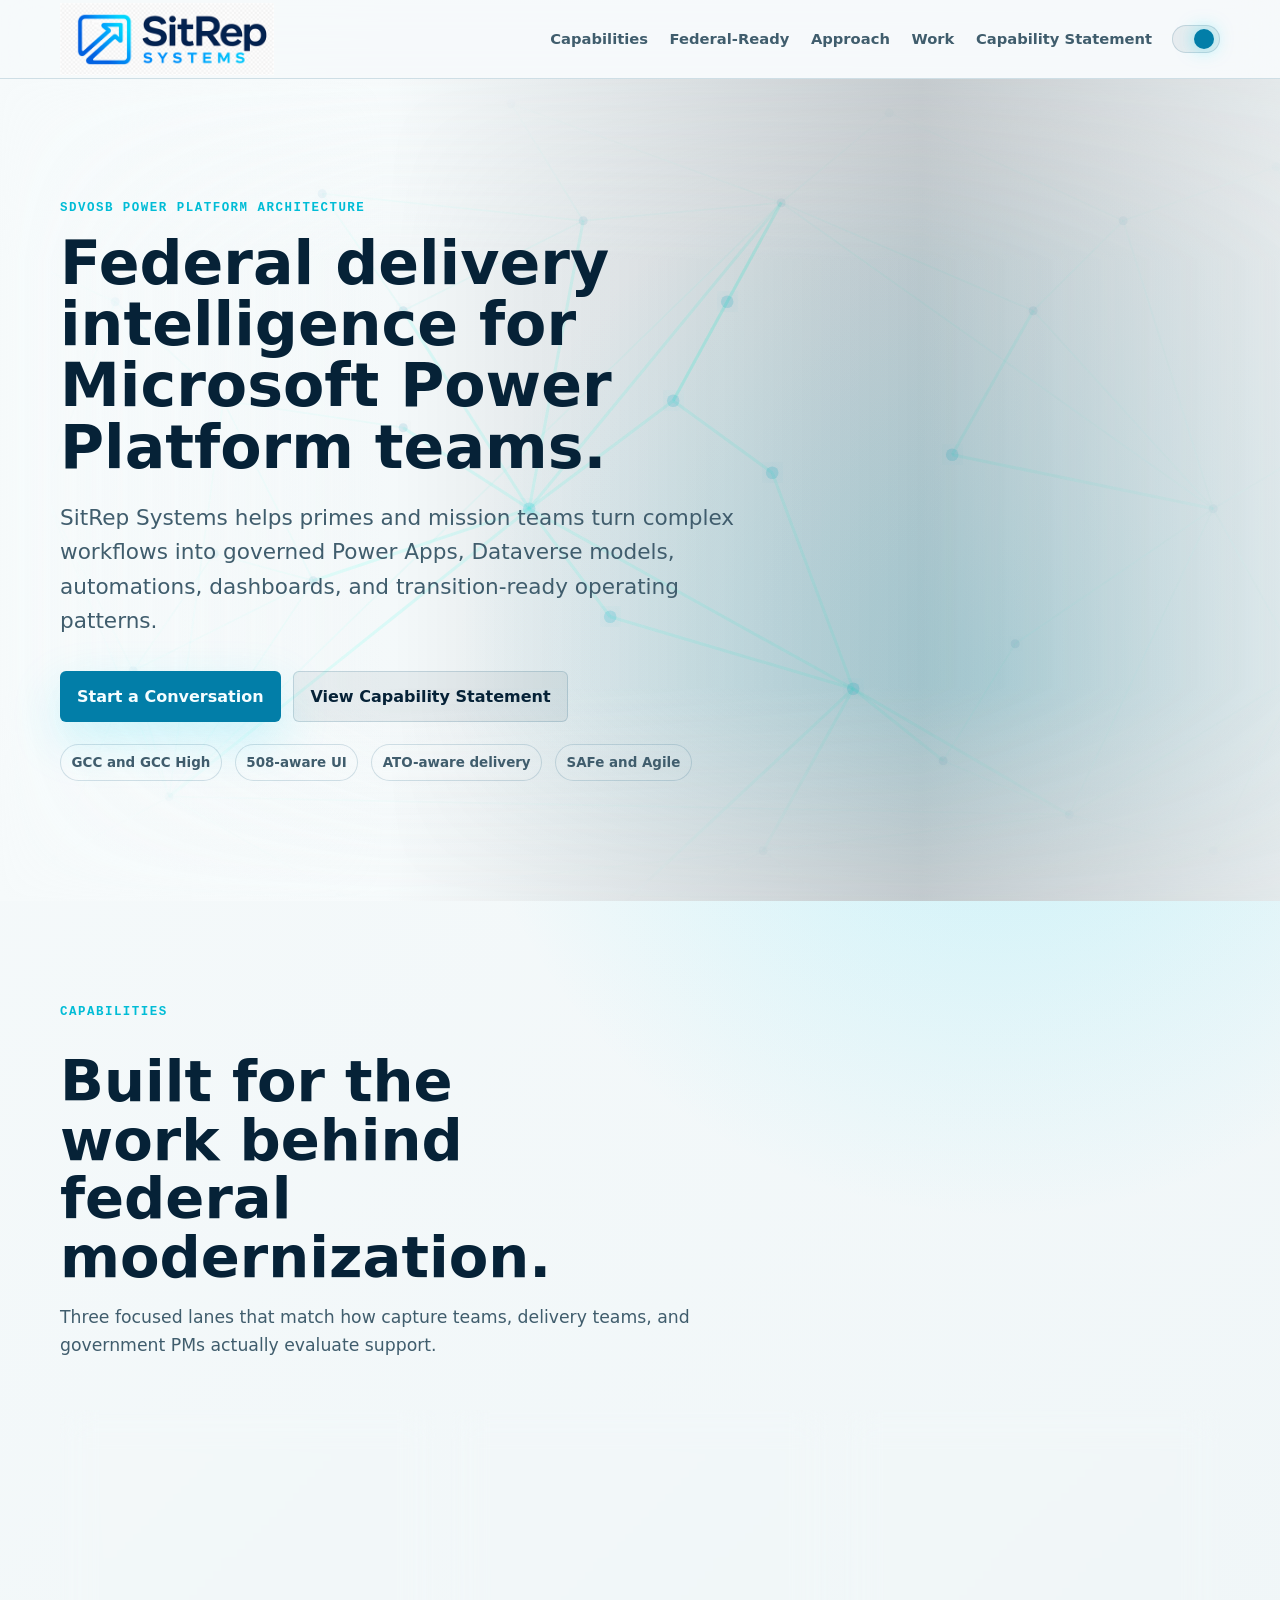
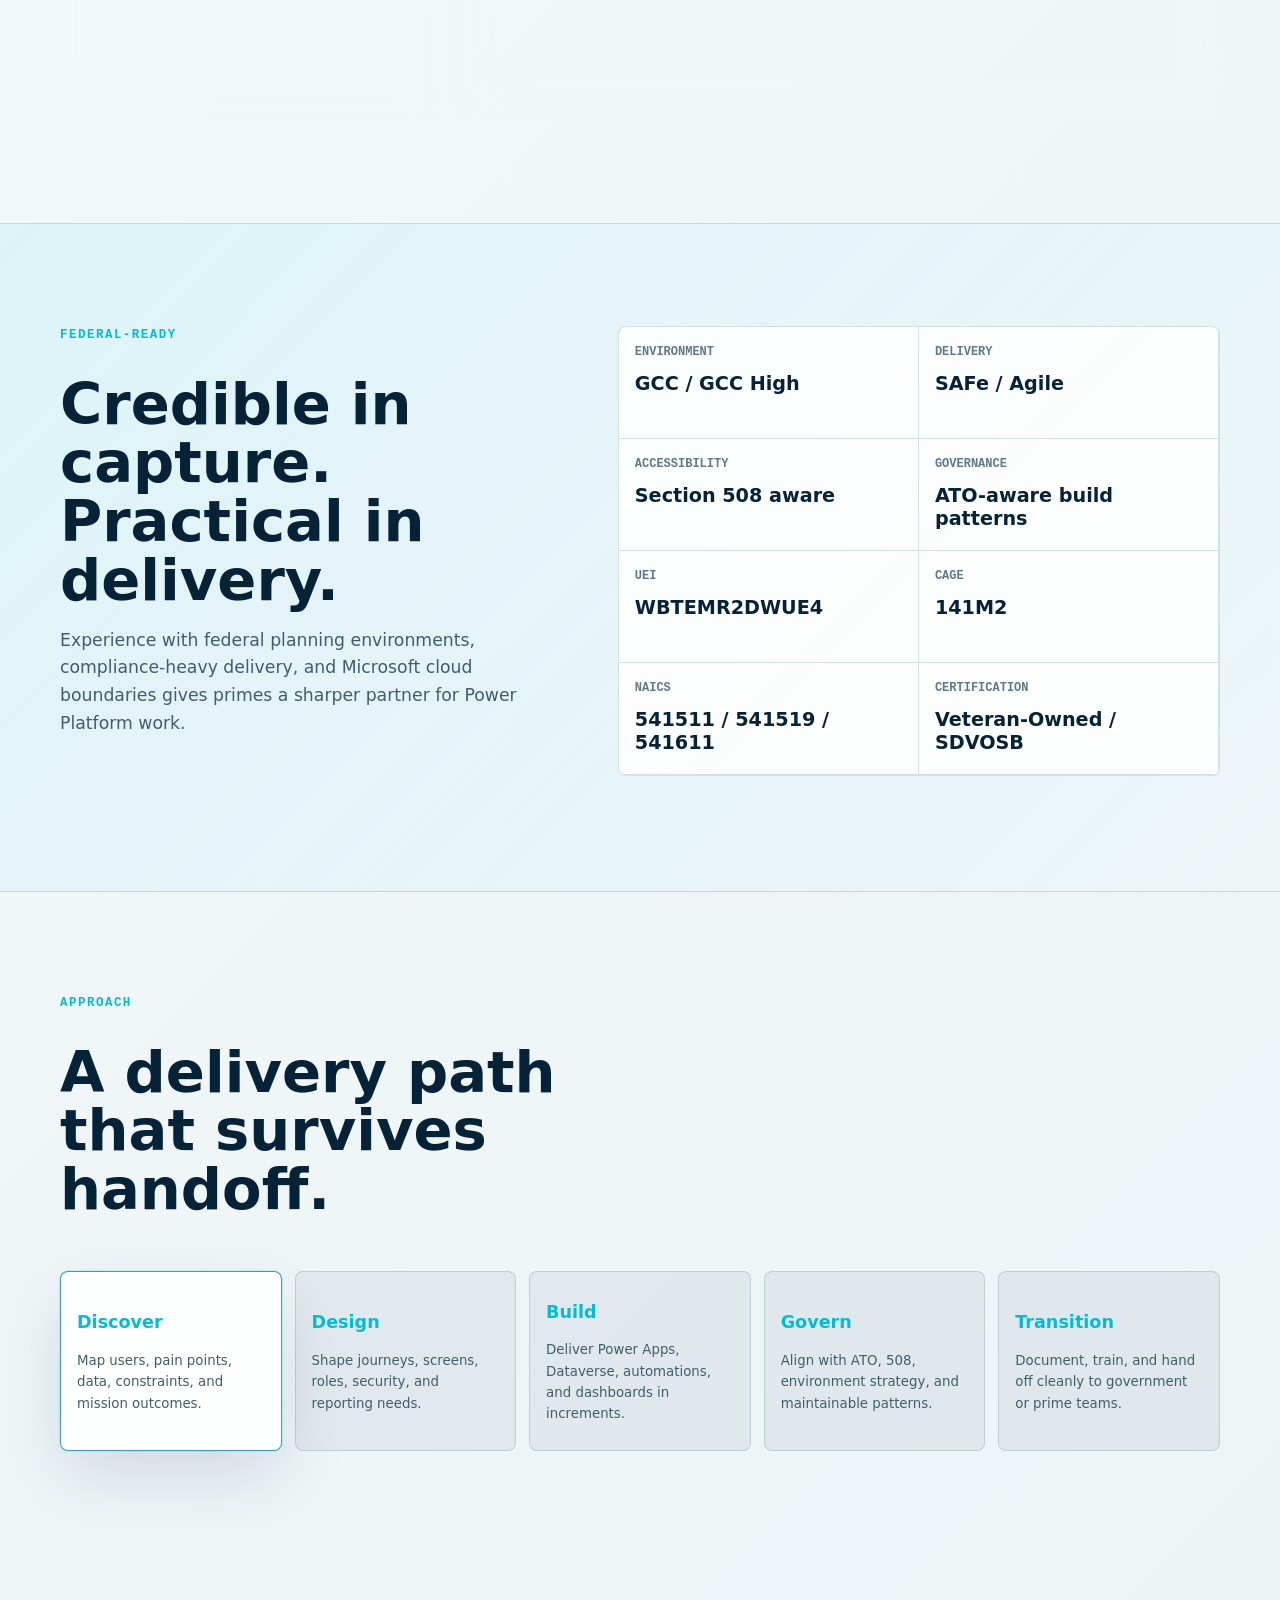
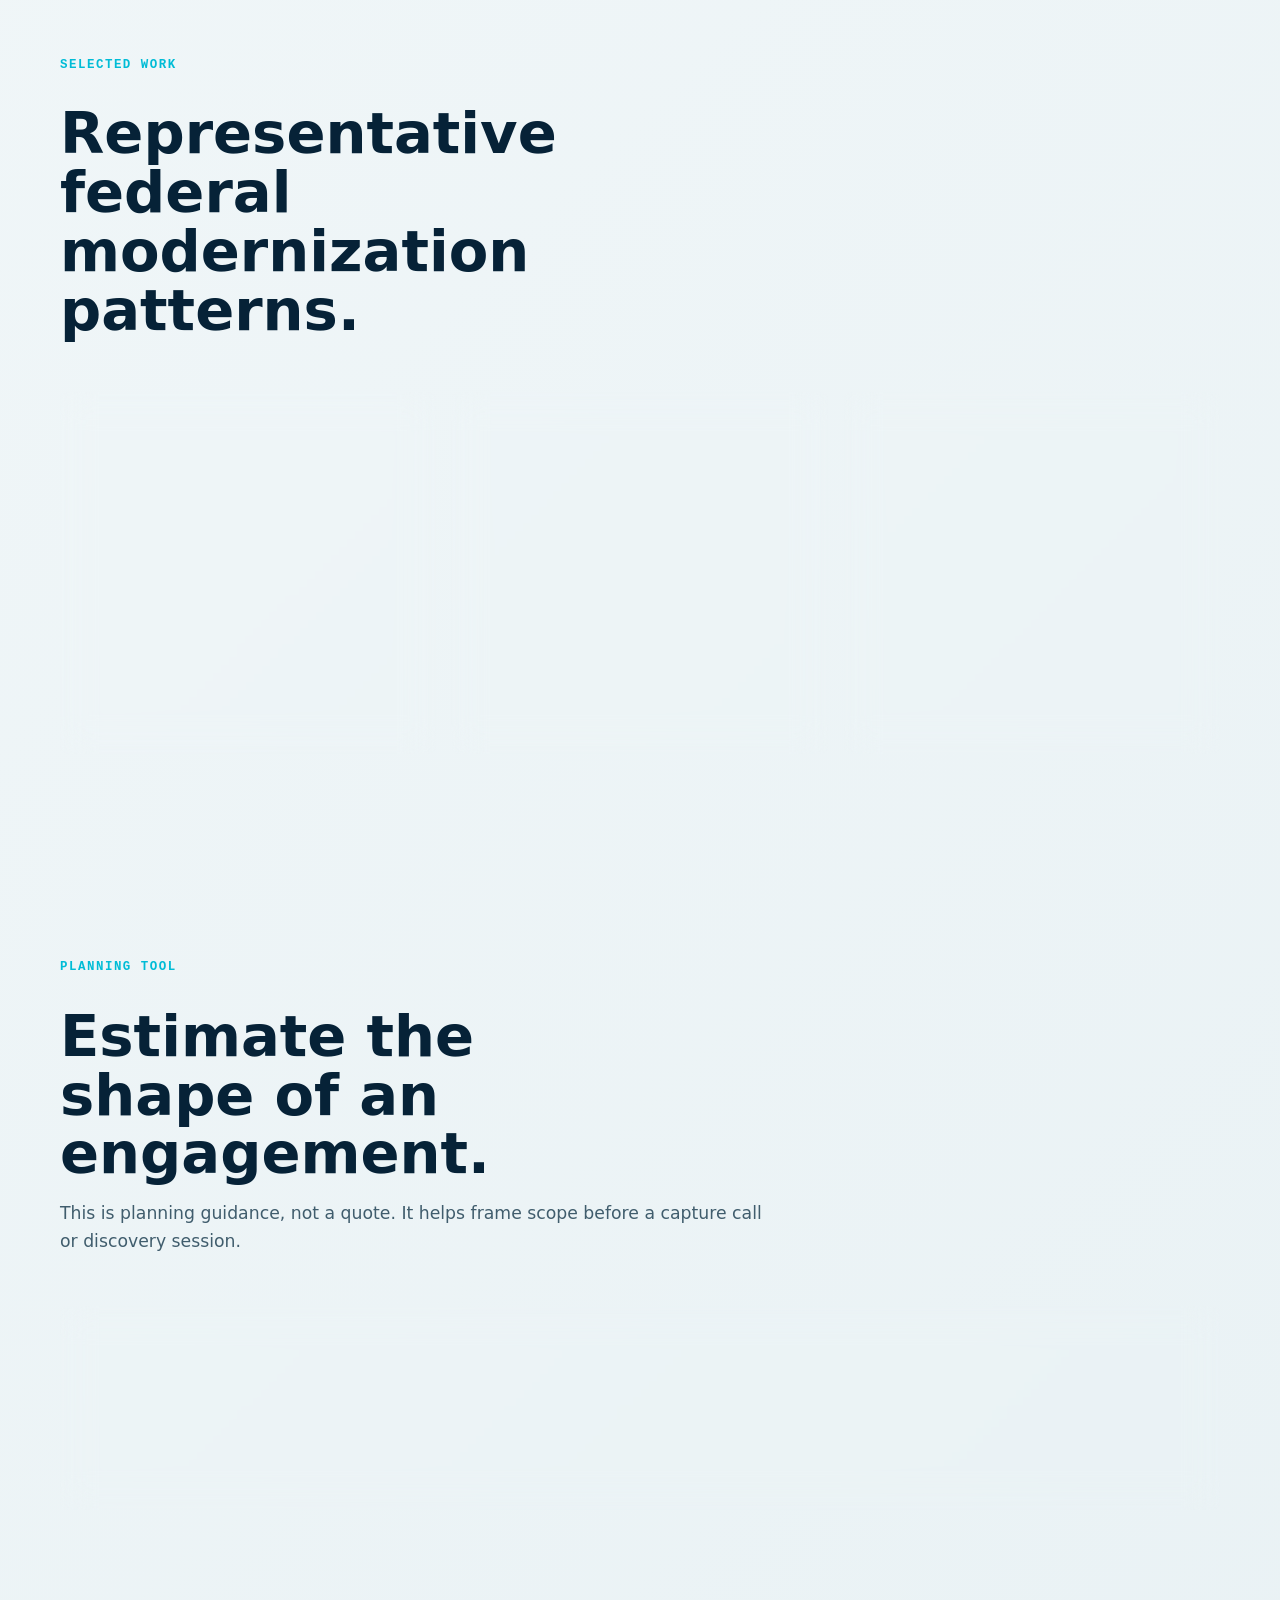
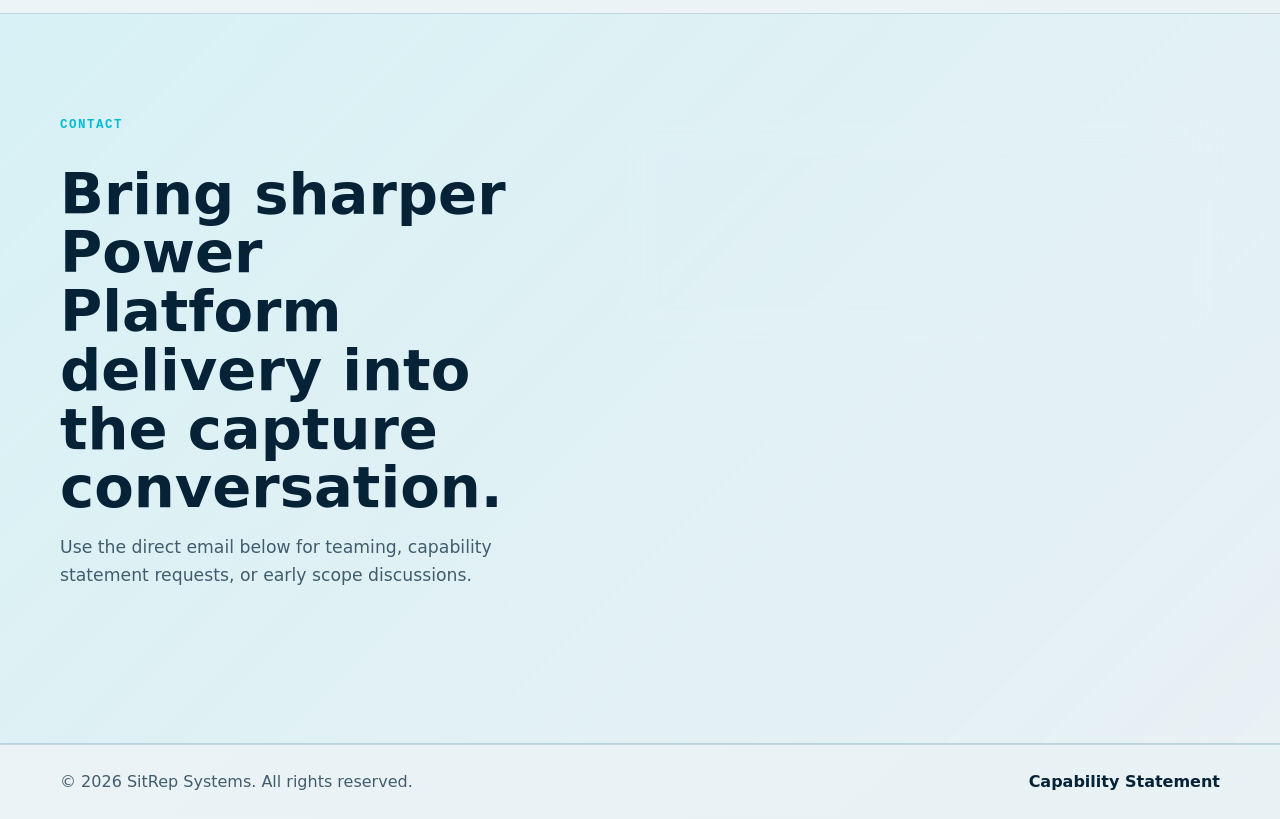
<file: index.html>
<!DOCTYPE html>
<html lang="en">
<head>
  <meta charset="UTF-8">
  <meta name="viewport" content="width=device-width, initial-scale=1.0">
  <title>SitRep Systems | Federal Power Platform Architecture</title>
  <meta name="description" content="SitRep Systems helps federal primes design, build, and transition governed Power Platform solutions for mission teams in GCC and GCC High environments.">
  <meta name="theme-color" content="#071421">
  <meta property="og:title" content="SitRep Systems | Federal Power Platform Architecture">
  <meta property="og:description" content="Governed Power Platform delivery for federal primes, mission teams, and compliance-heavy Microsoft 365 environments.">
  <meta property="og:type" content="website">
  <meta property="og:url" content="https://www.sitrepsystems.com/">
  <meta property="og:image" content="https://www.sitrepsystems.com/assets/img/sitrep-logo-dark-large.png">
  <link rel="canonical" href="https://www.sitrepsystems.com/">
  <link id="theme-favicon" rel="icon" type="image/png" sizes="32x32" href="assets/img/favicon-light-32.png?v=2">
  <link rel="apple-touch-icon" sizes="180x180" href="assets/img/apple-touch-icon.png">
  <link rel="manifest" href="site.webmanifest">
  <link rel="stylesheet" href="styles.css">
  <script type="application/ld+json">
    {
      "@context": "https://schema.org",
      "@type": "ProfessionalService",
      "name": "SitRep Systems",
      "url": "https://www.sitrepsystems.com/",
      "email": "info@sitrepsystems.com",
      "areaServed": "United States",
      "description": "Federal Power Platform architecture, modernization, and governed delivery support.",
      "serviceType": [
        "Power Platform solution architecture",
        "Federal workflow modernization",
        "Human-centered design",
        "Power BI reporting",
        "Power Automate implementation"
      ]
    }
  </script>
</head>
<body>
  <!--
    Thanks for checking under the hood.
    SitRep Systems builds for the people who use the system, audit the system, and inherit the system.
  -->
  <a class="skip-link" href="#main">Skip to content</a>
  <header class="site-header">
    <div class="shell nav">
      <a class="brand" href="index.html" aria-label="SitRep Systems home">
        <img class="brand-logo brand-logo-light" src="assets/img/sitrep-logo-light-small.png" srcset="assets/img/sitrep-logo-light-small.png 480w, assets/img/sitrep-logo-light-medium.png 960w, assets/img/sitrep-logo-light-large.png 1600w" sizes="214px" alt="SitRep Systems">
        <img class="brand-logo brand-logo-dark" src="assets/img/sitrep-logo-dark-small.png" srcset="assets/img/sitrep-logo-dark-small.png 480w, assets/img/sitrep-logo-dark-medium.png 960w, assets/img/sitrep-logo-dark-large.png 1600w" sizes="214px" alt="SitRep Systems">
      </a>
      <nav class="primary-nav" aria-label="Primary navigation">
        <a href="#capabilities">Capabilities</a>
        <a href="#federal-ready">Federal-Ready</a>
        <a href="#approach">Approach</a>
        <a href="#work">Work</a>
        <a href="capability-statement.html">Capability Statement</a>
      </nav>
      <button class="theme-toggle" type="button" aria-label="Switch to light theme" aria-pressed="false" data-theme-toggle>
        <span aria-hidden="true"></span>
      </button>
    </div>
  </header>

  <main id="main">
    <section class="hero" aria-labelledby="hero-title">
      <div class="hero-orbit" aria-hidden="true">
        <svg class="hero-network" viewBox="0 0 820 520" preserveAspectRatio="xMidYMid slice">
          <defs>
            <filter id="glow" x="-30%" y="-30%" width="160%" height="160%">
              <feGaussianBlur stdDeviation="6" result="blur" />
              <feMerge>
                <feMergeNode in="blur" />
                <feMergeNode in="SourceGraphic" />
              </feMerge>
            </filter>
          </defs>
          <line class="hero-link" data-a="0" data-b="1" x1="120" y1="420" x2="460" y2="90" />
          <line class="hero-link" data-a="1" data-b="2" x1="460" y1="90" x2="700" y2="260" />
          <line class="hero-link" data-a="2" data-b="3" x1="700" y1="260" x2="620" y2="430" />
          <line class="hero-link" data-a="3" data-b="0" x1="620" y1="430" x2="120" y2="420" />
          <line class="hero-link" data-a="0" data-b="4" x1="120" y1="420" x2="320" y2="260" />
          <line class="hero-link" data-a="4" data-b="1" x1="320" y1="260" x2="460" y2="90" />
          <line class="hero-link" data-a="4" data-b="5" x1="320" y1="260" x2="500" y2="360" />
          <line class="hero-link" data-a="5" data-b="3" x1="500" y1="360" x2="620" y2="430" />
          <line class="hero-link" data-a="6" data-b="0" x1="200" y1="300" x2="120" y2="420" />
          <line class="hero-link" data-a="6" data-b="4" x1="200" y1="300" x2="320" y2="260" />
          <line class="hero-link" data-a="7" data-b="1" x1="400" y1="200" x2="460" y2="90" />
          <line class="hero-link" data-a="7" data-b="4" x1="400" y1="200" x2="320" y2="260" />
          <line class="hero-link" data-a="8" data-b="1" x1="600" y1="150" x2="460" y2="90" />
          <line class="hero-link" data-a="8" data-b="2" x1="600" y1="150" x2="700" y2="260" />
          <line class="hero-link" data-a="9" data-b="2" x1="750" y1="350" x2="700" y2="260" />
          <line class="hero-link" data-a="9" data-b="3" x1="750" y1="350" x2="620" y2="430" />
          <line class="hero-link" data-a="10" data-b="0" x1="100" y1="350" x2="120" y2="420" />
          <line class="hero-link" data-a="10" data-b="6" x1="100" y1="350" x2="200" y2="300" />
          <line class="hero-link" data-a="11" data-b="5" x1="550" y1="400" x2="500" y2="360" />
          <line class="hero-link" data-a="11" data-b="3" x1="550" y1="400" x2="620" y2="430" />
          <line class="hero-link" data-a="12" data-b="1" x1="350" y1="100" x2="460" y2="90" />
          <line class="hero-link" data-a="12" data-b="4" x1="350" y1="100" x2="320" y2="260" />
          <line class="hero-link" data-a="13" data-b="2" x1="650" y1="100" x2="700" y2="260" />
          <line class="hero-link" data-a="13" data-b="8" x1="650" y1="100" x2="600" y2="150" />
          <line class="hero-link" data-a="14" data-b="3" x1="450" y1="450" x2="620" y2="430" />
          <line class="hero-link" data-a="14" data-b="5" x1="450" y1="450" x2="500" y2="360" />
          <line class="hero-link" data-a="15" data-b="4" x1="250" y1="150" x2="320" y2="260" />
          <line class="hero-link" data-a="15" data-b="12" x1="250" y1="150" x2="350" y2="100" />
          <line class="hero-link" data-a="16" data-b="0" x1="150" y1="200" x2="120" y2="420" />
          <line class="hero-link" data-a="16" data-b="6" x1="150" y1="200" x2="200" y2="300" />
          <line class="hero-link" data-a="17" data-b="3" x1="700" y1="450" x2="620" y2="430" />
          <line class="hero-link" data-a="17" data-b="9" x1="700" y1="450" x2="750" y2="350" />
          <line class="hero-link" data-a="18" data-b="0" x1="50" y1="250" x2="120" y2="420" />
          <line class="hero-link" data-a="18" data-b="10" x1="50" y1="250" x2="100" y2="350" />
          <line class="hero-link" data-a="19" data-b="2" x1="800" y1="200" x2="700" y2="260" />
          <line class="hero-link" data-a="19" data-b="9" x1="800" y1="200" x2="750" y2="350" />
          <line class="hero-link" data-a="20" data-b="16" x1="90" y1="145" x2="150" y2="200" />
          <line class="hero-link" data-a="20" data-b="18" x1="90" y1="145" x2="50" y2="250" />
          <line class="hero-link" data-a="21" data-b="15" x1="205" y1="85" x2="250" y2="150" />
          <line class="hero-link" data-a="21" data-b="12" x1="205" y1="85" x2="350" y2="100" />
          <line class="hero-link" data-a="22" data-b="12" x1="310" y1="35" x2="350" y2="100" />
          <line class="hero-link" data-a="22" data-b="1" x1="310" y1="35" x2="460" y2="90" />
          <line class="hero-link" data-a="23" data-b="1" x1="520" y1="40" x2="460" y2="90" />
          <line class="hero-link" data-a="23" data-b="13" x1="520" y1="40" x2="650" y2="100" />
          <line class="hero-link" data-a="24" data-b="13" x1="735" y1="70" x2="650" y2="100" />
          <line class="hero-link" data-a="24" data-b="19" x1="735" y1="70" x2="800" y2="200" />
          <line class="hero-link" data-a="25" data-b="18" x1="35" y1="120" x2="50" y2="250" />
          <line class="hero-link" data-a="25" data-b="20" x1="35" y1="120" x2="90" y2="145" />
          <line class="hero-link" data-a="26" data-b="16" x1="250" y1="215" x2="150" y2="200" />
          <line class="hero-link" data-a="26" data-b="4" x1="250" y1="215" x2="320" y2="260" />
          <line class="hero-link" data-a="27" data-b="7" x1="455" y1="240" x2="400" y2="200" />
          <line class="hero-link" data-a="27" data-b="5" x1="455" y1="240" x2="500" y2="360" />
          <line class="hero-link" data-a="28" data-b="8" x1="555" y1="230" x2="600" y2="150" />
          <line class="hero-link" data-a="28" data-b="2" x1="555" y1="230" x2="700" y2="260" />
          <line class="hero-link" data-a="29" data-b="19" x1="785" y1="120" x2="800" y2="200" />
          <line class="hero-link" data-a="29" data-b="24" x1="785" y1="120" x2="735" y2="70" />
          <line class="hero-link" data-a="30" data-b="10" x1="55" y1="455" x2="100" y2="350" />
          <line class="hero-link" data-a="30" data-b="0" x1="55" y1="455" x2="120" y2="420" />
          <line class="hero-link" data-a="31" data-b="0" x1="215" y1="475" x2="120" y2="420" />
          <line class="hero-link" data-a="31" data-b="14" x1="215" y1="475" x2="450" y2="450" />
          <line class="hero-link" data-a="32" data-b="14" x1="345" y1="505" x2="450" y2="450" />
          <line class="hero-link" data-a="32" data-b="5" x1="345" y1="505" x2="500" y2="360" />
          <line class="hero-link" data-a="33" data-b="14" x1="515" y1="500" x2="450" y2="450" />
          <line class="hero-link" data-a="33" data-b="17" x1="515" y1="500" x2="700" y2="450" />
          <line class="hero-link" data-a="34" data-b="17" x1="785" y1="495" x2="700" y2="450" />
          <line class="hero-link" data-a="34" data-b="9" x1="785" y1="495" x2="750" y2="350" />
          <line class="hero-link" data-a="35" data-b="6" x1="145" y1="285" x2="200" y2="300" />
          <line class="hero-link" data-a="35" data-b="10" x1="145" y1="285" x2="100" y2="350" />
          <line class="hero-link" data-a="36" data-b="4" x1="365" y1="320" x2="320" y2="260" />
          <line class="hero-link" data-a="36" data-b="5" x1="365" y1="320" x2="500" y2="360" />
          <line class="hero-link" data-a="37" data-b="11" x1="590" y1="335" x2="550" y2="400" />
          <line class="hero-link" data-a="37" data-b="2" x1="590" y1="335" x2="700" y2="260" />
          <line class="hero-link" data-a="38" data-b="9" x1="740" y1="415" x2="750" y2="350" />
          <line class="hero-link" data-a="38" data-b="17" x1="740" y1="415" x2="700" y2="450" />
          <line class="hero-link" data-a="39" data-b="7" x1="430" y1="145" x2="400" y2="200" />
          <line class="hero-link" data-a="39" data-b="1" x1="430" y1="145" x2="460" y2="90" />
          <circle class="hero-node" data-base-x="120" data-base-y="420" cx="120" cy="420" r="2.5" />
          <circle class="hero-node" data-base-x="460" data-base-y="90" cx="460" cy="90" r="2.5" />
          <circle class="hero-node" data-base-x="700" data-base-y="260" cx="700" cy="260" r="2.5" />
          <circle class="hero-node" data-base-x="620" data-base-y="430" cx="620" cy="430" r="2.5" />
          <circle class="hero-node" data-base-x="320" data-base-y="260" cx="320" cy="260" r="2.5" />
          <circle class="hero-node" data-base-x="500" data-base-y="360" cx="500" cy="360" r="2.5" />
          <circle class="hero-node" data-base-x="200" data-base-y="300" cx="200" cy="300" r="2.5" />
          <circle class="hero-node" data-base-x="400" data-base-y="200" cx="400" cy="200" r="2.5" />
          <circle class="hero-node" data-base-x="600" data-base-y="150" cx="600" cy="150" r="2.5" />
          <circle class="hero-node" data-base-x="750" data-base-y="350" cx="750" cy="350" r="2.5" />
          <circle class="hero-node" data-base-x="100" data-base-y="350" cx="100" cy="350" r="2.5" />
          <circle class="hero-node" data-base-x="550" data-base-y="400" cx="550" cy="400" r="2.5" />
          <circle class="hero-node" data-base-x="350" data-base-y="100" cx="350" cy="100" r="2.5" />
          <circle class="hero-node" data-base-x="650" data-base-y="100" cx="650" cy="100" r="2.5" />
          <circle class="hero-node" data-base-x="450" data-base-y="450" cx="450" cy="450" r="2.5" />
          <circle class="hero-node" data-base-x="250" data-base-y="150" cx="250" cy="150" r="2.5" />
          <circle class="hero-node" data-base-x="150" data-base-y="200" cx="150" cy="200" r="2.5" />
          <circle class="hero-node" data-base-x="700" data-base-y="450" cx="700" cy="450" r="2.5" />
          <circle class="hero-node" data-base-x="50" data-base-y="250" cx="50" cy="250" r="2.5" />
          <circle class="hero-node" data-base-x="800" data-base-y="200" cx="800" cy="200" r="2.5" />
          <circle class="hero-node" data-base-x="90" data-base-y="145" cx="90" cy="145" r="2.5" />
          <circle class="hero-node" data-base-x="205" data-base-y="85" cx="205" cy="85" r="2.5" />
          <circle class="hero-node" data-base-x="310" data-base-y="35" cx="310" cy="35" r="2.5" />
          <circle class="hero-node" data-base-x="520" data-base-y="40" cx="520" cy="40" r="2.5" />
          <circle class="hero-node" data-base-x="735" data-base-y="70" cx="735" cy="70" r="2.5" />
          <circle class="hero-node" data-base-x="35" data-base-y="120" cx="35" cy="120" r="2.5" />
          <circle class="hero-node" data-base-x="250" data-base-y="215" cx="250" cy="215" r="2.5" />
          <circle class="hero-node" data-base-x="455" data-base-y="240" cx="455" cy="240" r="2.5" />
          <circle class="hero-node" data-base-x="555" data-base-y="230" cx="555" cy="230" r="2.5" />
          <circle class="hero-node" data-base-x="785" data-base-y="120" cx="785" cy="120" r="2.5" />
          <circle class="hero-node" data-base-x="55" data-base-y="455" cx="55" cy="455" r="2.5" />
          <circle class="hero-node" data-base-x="215" data-base-y="475" cx="215" cy="475" r="2.5" />
          <circle class="hero-node" data-base-x="345" data-base-y="505" cx="345" cy="505" r="2.5" />
          <circle class="hero-node" data-base-x="515" data-base-y="500" cx="515" cy="500" r="2.5" />
          <circle class="hero-node" data-base-x="785" data-base-y="495" cx="785" cy="495" r="2.5" />
          <circle class="hero-node" data-base-x="145" data-base-y="285" cx="145" cy="285" r="2.5" />
          <circle class="hero-node" data-base-x="365" data-base-y="320" cx="365" cy="320" r="2.5" />
          <circle class="hero-node" data-base-x="590" data-base-y="335" cx="590" cy="335" r="2.5" />
          <circle class="hero-node" data-base-x="740" data-base-y="415" cx="740" cy="415" r="2.5" />
          <circle class="hero-node" data-base-x="430" data-base-y="145" cx="430" cy="145" r="2.5" />
        </svg>
      </div>
      <div class="shell hero-grid hero-grid-simple">
        <div class="hero-copy reveal">
          <p class="eyebrow">SDVOSB Power Platform architecture</p>
          <h1 id="hero-title">Federal delivery intelligence for Microsoft Power Platform teams.</h1>
          <p class="hero-lede">SitRep Systems helps primes and mission teams turn complex workflows into governed Power Apps, Dataverse models, automations, dashboards, and transition-ready operating patterns.</p>
          <div class="hero-actions">
            <a class="button primary" href="#contact">Start a Conversation</a>
            <a class="button secondary" href="capability-statement.html">View Capability Statement</a>
          </div>
          <div class="trust-strip" aria-label="Federal readiness highlights">
            <span>GCC and GCC High</span>
            <span>508-aware UI</span>
            <span>ATO-aware delivery</span>
            <span>SAFe and Agile</span>
          </div>
        </div>
      </div>
    </section>

    <section id="capabilities" class="section shell" aria-labelledby="capabilities-title">
      <div class="section-heading reveal">
        <p class="eyebrow">Capabilities</p>
        <h2 id="capabilities-title">Built for the work behind federal modernization.</h2>
        <p>Three focused lanes that match how capture teams, delivery teams, and government PMs actually evaluate support.</p>
      </div>
      <div class="capability-grid">
        <article class="capability-card reveal" tabindex="0">
          <span class="card-index">01</span>
          <h3>Power Platform Solution Architecture</h3>
          <p>Architecture for Power Apps, Power Automate, Dataverse, Power BI, Teams, and Microsoft 365 data sources.</p>
          <div class="card-depth">
            <strong>Useful when:</strong>
            <span>Replacing spreadsheets, SharePoint sprawl, manual status trackers, and brittle handoffs.</span>
          </div>
        </article>
        <article class="capability-card reveal" tabindex="0">
          <span class="card-index">02</span>
          <h3>Federal Human-Centered Delivery</h3>
          <p>Discovery, journey mapping, backlog shaping, and iterative delivery for users who work inside real policy constraints.</p>
          <div class="card-depth">
            <strong>Useful when:</strong>
            <span>The workflow must be usable, 508-aware, demo-ready, and credible with government stakeholders.</span>
          </div>
        </article>
        <article class="capability-card reveal" tabindex="0">
          <span class="card-index">03</span>
          <h3>Governed Modernization and AI</h3>
          <p>Modern delivery patterns that respect GCC, GCC High, FedRAMP boundaries, and agency-approved AI tooling.</p>
          <div class="card-depth">
            <strong>Useful when:</strong>
            <span>A team needs Copilot Studio or AI-augmented workflows without stepping outside approved guardrails.</span>
          </div>
        </article>
      </div>
    </section>

    <section id="federal-ready" class="section federal-band" aria-labelledby="federal-title">
      <div class="shell federal-layout">
        <div class="section-heading reveal">
          <p class="eyebrow">Federal-Ready</p>
          <h2 id="federal-title">Credible in capture. Practical in delivery.</h2>
          <p>Experience with federal planning environments, compliance-heavy delivery, and Microsoft cloud boundaries gives primes a sharper partner for Power Platform work.</p>
        </div>
        <div class="federal-data reveal">
          <div><span>Environment</span><strong>GCC / GCC High</strong></div>
          <div><span>Delivery</span><strong>SAFe / Agile</strong></div>
          <div><span>Accessibility</span><strong>Section 508 aware</strong></div>
          <div><span>Governance</span><strong>ATO-aware build patterns</strong></div>
          <div><span>UEI</span><strong>WBTEMR2DWUE4</strong></div>
          <div><span>CAGE</span><strong>141M2</strong></div>
          <div><span>NAICS</span><strong>541511 / 541519 / 541611</strong></div>
          <div><span>Certification</span><strong>Veteran-Owned / SDVOSB</strong></div>
        </div>
      </div>
    </section>

    <section id="approach" class="section shell" aria-labelledby="approach-title">
      <div class="section-heading reveal">
        <p class="eyebrow">Approach</p>
        <h2 id="approach-title">A delivery path that survives handoff.</h2>
      </div>
      <div class="timeline" data-stepper>
        <button class="step is-active" type="button" data-step="0" aria-pressed="true">
          <span>Discover</span>
          <small>Map users, pain points, data, constraints, and mission outcomes.</small>
        </button>
        <button class="step" type="button" data-step="1" aria-pressed="false">
          <span>Design</span>
          <small>Shape journeys, screens, roles, security, and reporting needs.</small>
        </button>
        <button class="step" type="button" data-step="2" aria-pressed="false">
          <span>Build</span>
          <small>Deliver Power Apps, Dataverse, automations, and dashboards in increments.</small>
        </button>
        <button class="step" type="button" data-step="3" aria-pressed="false">
          <span>Govern</span>
          <small>Align with ATO, 508, environment strategy, and maintainable patterns.</small>
        </button>
        <button class="step" type="button" data-step="4" aria-pressed="false">
          <span>Transition</span>
          <small>Document, train, and hand off cleanly to government or prime teams.</small>
        </button>
      </div>
    </section>

    <section id="work" class="section shell" aria-labelledby="work-title">
      <div class="section-heading reveal">
        <p class="eyebrow">Selected Work</p>
        <h2 id="work-title">Representative federal modernization patterns.</h2>
      </div>
      <div class="work-grid">
        <article class="work-card reveal">
          <p class="work-type">Intake modernization</p>
          <h3>From spreadsheet queue to governed workflow</h3>
          <p>Modeled request intake, status, ownership, and reporting in Dataverse with a Power Apps front end and Power Automate notifications.</p>
          <span>Power Apps / Dataverse / Power Automate</span>
        </article>
        <article class="work-card reveal">
          <p class="work-type">Executive reporting</p>
          <h3>Cleaner briefing visibility from scattered sources</h3>
          <p>Reframed recurring status reporting into a governed data model and Power BI view that reduced manual reconciliation.</p>
          <span>Power BI / SharePoint / Dataverse</span>
        </article>
        <article class="work-card reveal">
          <p class="work-type">Compliance-aware delivery</p>
          <h3>Usable app patterns inside federal constraints</h3>
          <p>Supported iterative delivery, stakeholder demos, 508-aware interface decisions, and transition planning for government maintainers.</p>
          <span>GCC / Teams / Microsoft 365</span>
        </article>
      </div>
    </section>

    <section class="section shell estimator-section" aria-labelledby="estimator-title">
      <div class="section-heading reveal">
        <p class="eyebrow">Planning Tool</p>
        <h2 id="estimator-title">Estimate the shape of an engagement.</h2>
        <p>This is planning guidance, not a quote. It helps frame scope before a capture call or discovery session.</p>
      </div>
      <form class="estimator reveal" data-estimator>
        <label>
          Organization size
          <select name="size">
            <option value="small">Single team</option>
            <option value="mid">Multiple offices</option>
            <option value="large">Enterprise program</option>
          </select>
        </label>
        <label>
          Workflow complexity
          <select name="complexity">
            <option value="simple">Focused workflow</option>
            <option value="moderate">Multi-role process</option>
            <option value="complex">Cross-system modernization</option>
          </select>
        </label>
        <label>
          Environment
          <select name="environment">
            <option value="commercial">Commercial</option>
            <option value="gcc">GCC</option>
            <option value="gcchigh">GCC High</option>
          </select>
        </label>
        <output class="estimate-output" data-estimate-output>
          <span>Likely shape</span>
          <strong>4 to 8 weeks</strong>
          <small>Discovery, prototype, build increment, and transition notes with a lean delivery team.</small>
        </output>
      </form>
    </section>

    <section id="contact" class="section contact-band" aria-labelledby="contact-title">
      <div class="shell contact-layout">
        <div class="section-heading reveal">
          <p class="eyebrow">Contact</p>
          <h2 id="contact-title">Bring sharper Power Platform delivery into the capture conversation.</h2>
          <p>Use the direct email below for teaming, capability statement requests, or early scope discussions.</p>
        </div>
        <div class="contact-card reveal">
          <a class="contact-link" href="mailto:info@sitrepsystems.com">info@sitrepsystems.com</a>
          <p>Formspree and LinkedIn can be added after endpoint and profile confirmation.</p>
          <a class="button primary" href="mailto:info@sitrepsystems.com?subject=SitRep%20Systems%20Capability%20Statement">Request a Capability Statement</a>
        </div>
      </div>
    </section>
  </main>

  <footer class="site-footer">
    <div class="shell footer-layout">
      <span>&copy; 2026 SitRep Systems. All rights reserved.</span>
      <a href="capability-statement.html">Capability Statement</a>
    </div>
  </footer>
  <script src="assets/js/site.js?v=2" defer></script>
</body>
</html>
</file>
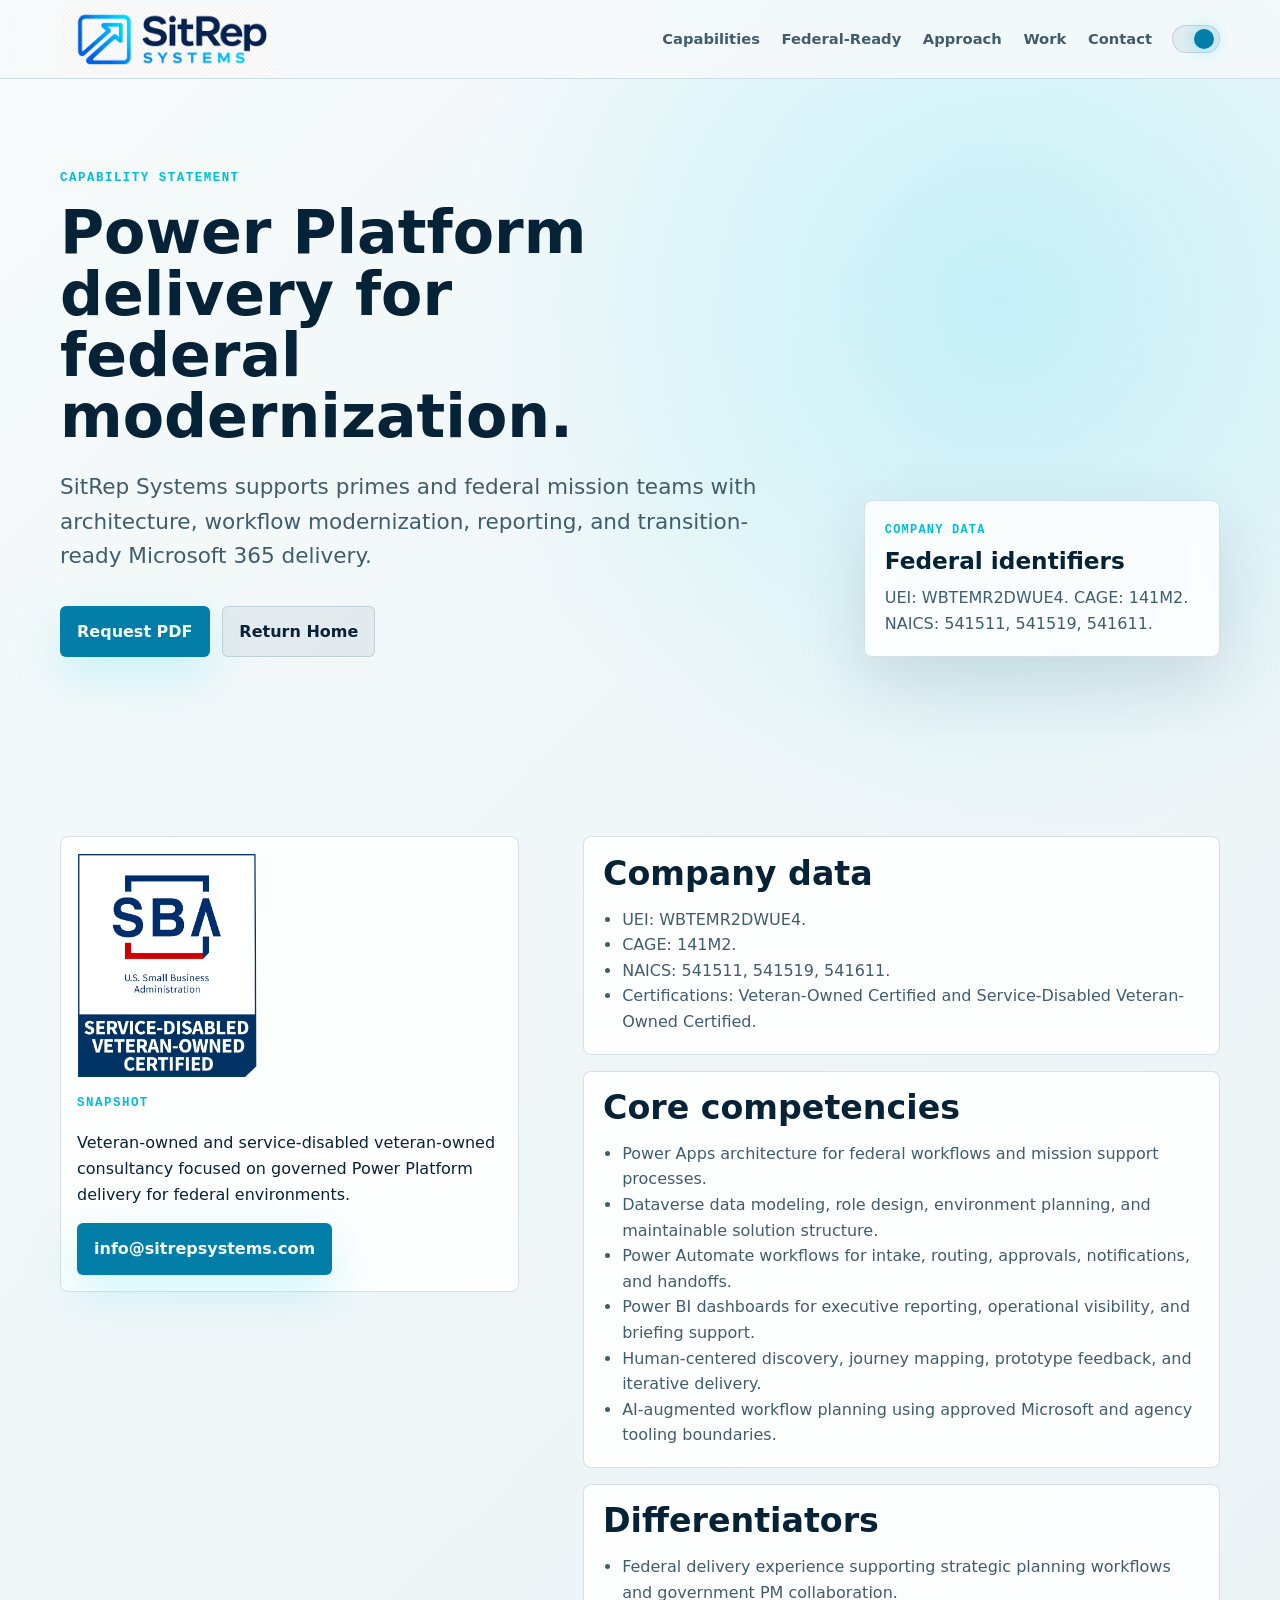
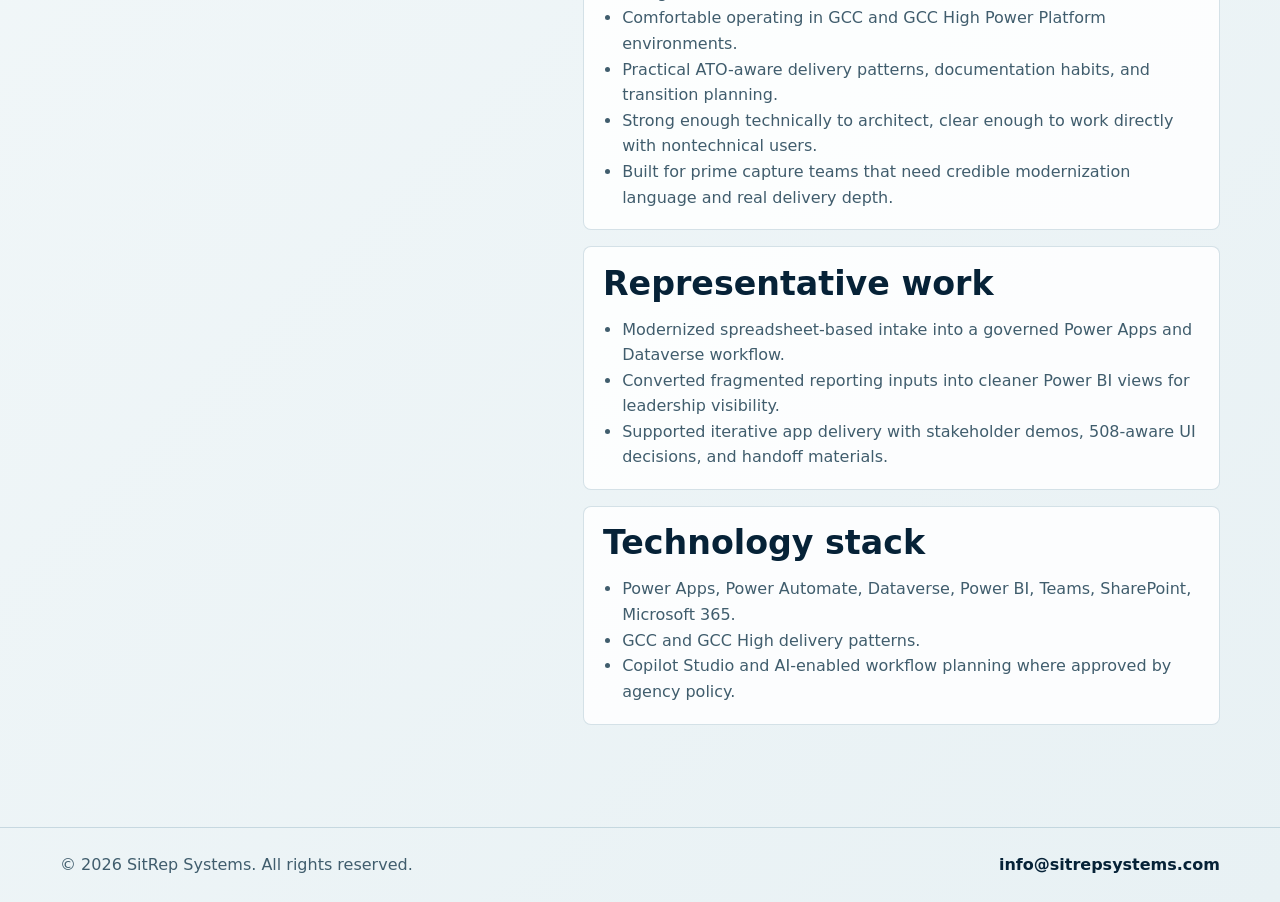
<file: capability-statement.html>
<!DOCTYPE html>
<html lang="en">
<head>
  <meta charset="UTF-8">
  <meta name="viewport" content="width=device-width, initial-scale=1.0">
  <title>Capability Statement | SitRep Systems</title>
  <meta name="description" content="SitRep Systems capability statement for federal Power Platform architecture, governed modernization, and delivery support.">
  <meta name="theme-color" content="#071421">
  <meta property="og:title" content="Capability Statement | SitRep Systems">
  <meta property="og:description" content="Federal-ready Power Platform architecture, human-centered delivery, and governed workflow modernization.">
  <meta property="og:type" content="website">
  <meta property="og:url" content="https://www.sitrepsystems.com/capability-statement.html">
  <link rel="canonical" href="https://www.sitrepsystems.com/capability-statement.html">
  <link id="theme-favicon" rel="icon" type="image/png" sizes="32x32" href="assets/img/favicon-light-32.png?v=2">
  <link rel="apple-touch-icon" sizes="180x180" href="assets/img/apple-touch-icon.png">
  <link rel="manifest" href="site.webmanifest">
  <link rel="stylesheet" href="styles.css">
</head>
<body class="statement-page">
  <!--
    Thanks for checking under the hood.
    SitRep Systems builds for the people who use the system, audit the system, and inherit the system.
  -->
  <a class="skip-link" href="#main">Skip to content</a>
  <header class="site-header">
    <div class="shell nav">
      <a class="brand" href="index.html" aria-label="SitRep Systems home">
        <img class="brand-logo brand-logo-light" src="assets/img/sitrep-logo-light-small.png" srcset="assets/img/sitrep-logo-light-small.png 480w, assets/img/sitrep-logo-light-medium.png 960w, assets/img/sitrep-logo-light-large.png 1600w" sizes="214px" alt="SitRep Systems">
        <img class="brand-logo brand-logo-dark" src="assets/img/sitrep-logo-dark-small.png" srcset="assets/img/sitrep-logo-dark-small.png 480w, assets/img/sitrep-logo-dark-medium.png 960w, assets/img/sitrep-logo-dark-large.png 1600w" sizes="214px" alt="SitRep Systems">
      </a>
      <nav class="primary-nav" aria-label="Primary navigation">
        <a href="index.html#capabilities">Capabilities</a>
        <a href="index.html#federal-ready">Federal-Ready</a>
        <a href="index.html#approach">Approach</a>
        <a href="index.html#work">Work</a>
        <a href="index.html#contact">Contact</a>
      </nav>
      <button class="theme-toggle" type="button" aria-label="Switch to light theme" aria-pressed="false" data-theme-toggle>
        <span aria-hidden="true"></span>
      </button>
    </div>
  </header>

  <main id="main">
    <section class="hero">
      <div class="shell hero-grid">
        <div class="hero-copy reveal">
          <p class="eyebrow">Capability Statement</p>
          <h1>Power Platform delivery for federal modernization.</h1>
          <p class="hero-lede">SitRep Systems supports primes and federal mission teams with architecture, workflow modernization, reporting, and transition-ready Microsoft 365 delivery.</p>
          <div class="hero-actions">
            <a class="button primary" href="mailto:info@sitrepsystems.com?subject=SitRep%20Systems%20Capability%20Statement">Request PDF</a>
            <a class="button secondary" href="index.html">Return Home</a>
          </div>
        </div>
        <aside class="hero-panel reveal">
          <p class="panel-label">Company data</p>
          <h2>Federal identifiers</h2>
          <p>UEI: WBTEMR2DWUE4. CAGE: 141M2. NAICS: 541511, 541519, 541611.</p>
        </aside>
      </div>
    </section>

    <section class="section shell statement-layout" aria-label="Capability statement details">
      <aside class="statement-aside reveal">
        <img src="Service-Disabled Veteran-Owned-Certified.png" alt="U.S. Small Business Administration Service-Disabled Veteran-Owned Certified">
        <p class="eyebrow">Snapshot</p>
        <p>Veteran-owned and service-disabled veteran-owned consultancy focused on governed Power Platform delivery for federal environments.</p>
        <a class="button primary" href="mailto:info@sitrepsystems.com">info@sitrepsystems.com</a>
      </aside>

      <div class="statement-content">
        <article class="statement-block reveal">
          <h2>Company data</h2>
          <ul>
            <li>UEI: WBTEMR2DWUE4.</li>
            <li>CAGE: 141M2.</li>
            <li>NAICS: 541511, 541519, 541611.</li>
            <li>Certifications: Veteran-Owned Certified and Service-Disabled Veteran-Owned Certified.</li>
          </ul>
        </article>

        <article class="statement-block reveal">
          <h2>Core competencies</h2>
          <ul>
            <li>Power Apps architecture for federal workflows and mission support processes.</li>
            <li>Dataverse data modeling, role design, environment planning, and maintainable solution structure.</li>
            <li>Power Automate workflows for intake, routing, approvals, notifications, and handoffs.</li>
            <li>Power BI dashboards for executive reporting, operational visibility, and briefing support.</li>
            <li>Human-centered discovery, journey mapping, prototype feedback, and iterative delivery.</li>
            <li>AI-augmented workflow planning using approved Microsoft and agency tooling boundaries.</li>
          </ul>
        </article>

        <article class="statement-block reveal">
          <h2>Differentiators</h2>
          <ul>
            <li>Federal delivery experience supporting strategic planning workflows and government PM collaboration.</li>
            <li>Comfortable operating in GCC and GCC High Power Platform environments.</li>
            <li>Practical ATO-aware delivery patterns, documentation habits, and transition planning.</li>
            <li>Strong enough technically to architect, clear enough to work directly with nontechnical users.</li>
            <li>Built for prime capture teams that need credible modernization language and real delivery depth.</li>
          </ul>
        </article>

        <article class="statement-block reveal">
          <h2>Representative work</h2>
          <ul>
            <li>Modernized spreadsheet-based intake into a governed Power Apps and Dataverse workflow.</li>
            <li>Converted fragmented reporting inputs into cleaner Power BI views for leadership visibility.</li>
            <li>Supported iterative app delivery with stakeholder demos, 508-aware UI decisions, and handoff materials.</li>
          </ul>
        </article>

        <article class="statement-block reveal">
          <h2>Technology stack</h2>
          <ul>
            <li>Power Apps, Power Automate, Dataverse, Power BI, Teams, SharePoint, Microsoft 365.</li>
            <li>GCC and GCC High delivery patterns.</li>
            <li>Copilot Studio and AI-enabled workflow planning where approved by agency policy.</li>
          </ul>
        </article>
      </div>
    </section>
  </main>

  <footer class="site-footer">
    <div class="shell footer-layout">
      <span>&copy; 2026 SitRep Systems. All rights reserved.</span>
      <a href="mailto:info@sitrepsystems.com">info@sitrepsystems.com</a>
    </div>
  </footer>
  <script src="assets/js/site.js?v=2" defer></script>
</body>
</html>
</file>
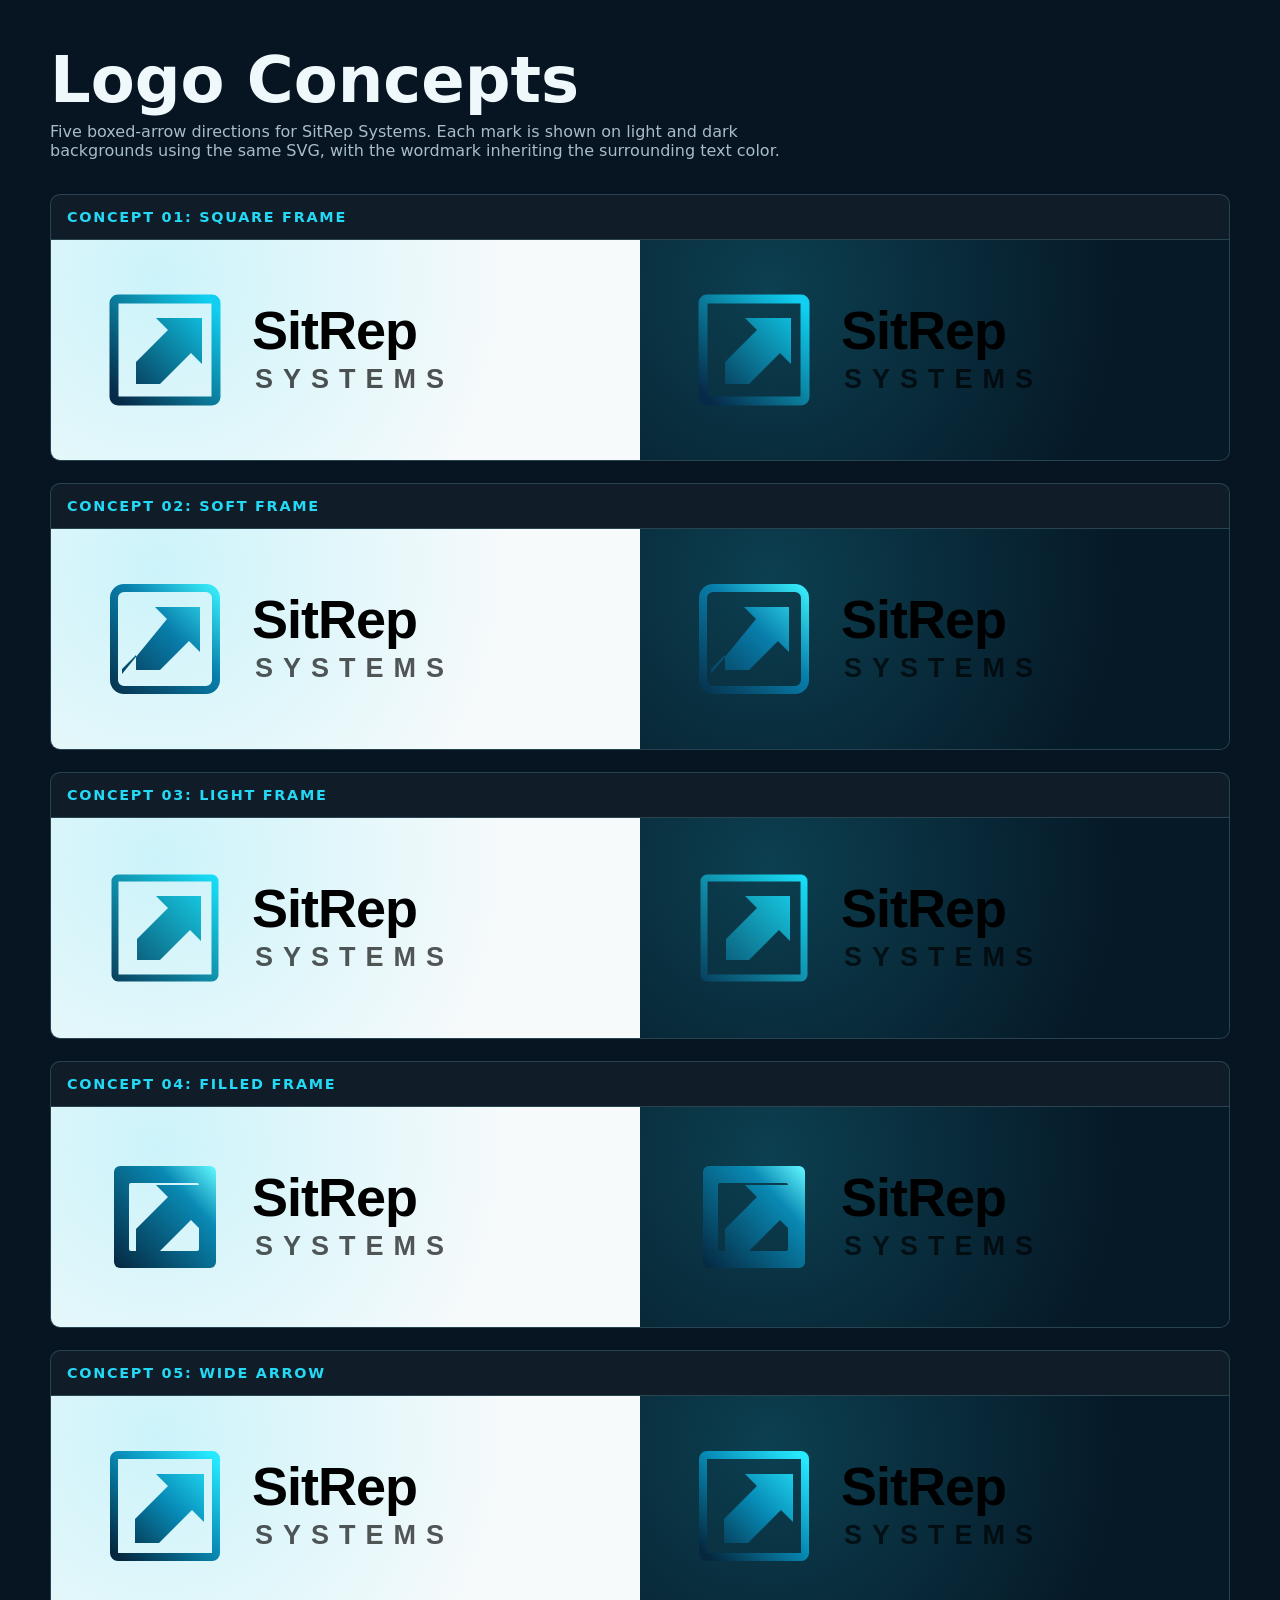
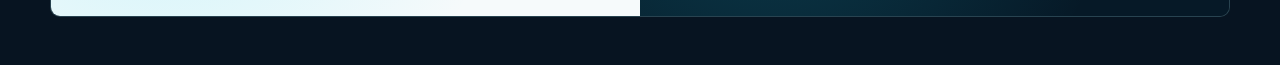
<file: logo-concepts.html>
<!DOCTYPE html>
<html lang="en">
<head>
  <meta charset="UTF-8">
  <meta name="viewport" content="width=device-width, initial-scale=1.0">
  <title>Logo Concepts | SitRep Systems</title>
  <style>
    :root {
      --ink: #061927;
      --cyan: #23d9f5;
      --muted: #7d95a4;
      font-family: Inter, ui-sans-serif, system-ui, -apple-system, BlinkMacSystemFont, "Segoe UI", sans-serif;
    }

    * {
      box-sizing: border-box;
    }

    body {
      margin: 0;
      background: #071421;
      color: #eff8fb;
    }

    main {
      width: min(1180px, calc(100% - 36px));
      margin: 0 auto;
      padding: 48px 0;
    }

    h1 {
      margin: 0 0 10px;
      font-size: clamp(2rem, 5vw, 4rem);
      line-height: 1;
    }

    p {
      margin: 0;
      color: #a8bdc9;
      max-width: 760px;
    }

    .grid {
      display: grid;
      gap: 22px;
      margin-top: 34px;
    }

    .concept {
      border: 1px solid rgba(152, 240, 255, 0.18);
      border-radius: 10px;
      overflow: hidden;
      background: rgba(255, 255, 255, 0.04);
    }

    .concept h2 {
      margin: 0;
      padding: 14px 16px;
      border-bottom: 1px solid rgba(152, 240, 255, 0.18);
      color: var(--cyan);
      font-size: 0.9rem;
      letter-spacing: 0.12em;
      text-transform: uppercase;
    }

    .swatches {
      display: grid;
      grid-template-columns: 1fr 1fr;
    }

    .swatch {
      min-height: 220px;
      display: grid;
      place-items: center;
      padding: 28px;
    }

    .swatch.light {
      color: #062237;
      background:
        radial-gradient(circle at 18% 18%, rgba(35, 217, 245, 0.2), transparent 22rem),
        #f6fafb;
    }

    .swatch.dark {
      color: #eafcff;
      background:
        radial-gradient(circle at 22% 22%, rgba(35, 217, 245, 0.2), transparent 22rem),
        #061927;
    }

    img {
      width: min(520px, 100%);
      height: auto;
      display: block;
    }

    @media (max-width: 760px) {
      .swatches {
        grid-template-columns: 1fr;
      }
    }
  </style>
</head>
<body>
  <main>
    <h1>Logo Concepts</h1>
    <p>Five boxed-arrow directions for SitRep Systems. Each mark is shown on light and dark backgrounds using the same SVG, with the wordmark inheriting the surrounding text color.</p>

    <div class="grid">
      <section class="concept">
        <h2>Concept 01: Square Frame</h2>
        <div class="swatches">
          <div class="swatch light"><img src="assets/img/logo-concept-01.svg" alt="SitRep Systems logo concept 1 on a light background"></div>
          <div class="swatch dark"><img src="assets/img/logo-concept-01.svg" alt="SitRep Systems logo concept 1 on a dark background"></div>
        </div>
      </section>

      <section class="concept">
        <h2>Concept 02: Soft Frame</h2>
        <div class="swatches">
          <div class="swatch light"><img src="assets/img/logo-concept-02.svg" alt="SitRep Systems logo concept 2 on a light background"></div>
          <div class="swatch dark"><img src="assets/img/logo-concept-02.svg" alt="SitRep Systems logo concept 2 on a dark background"></div>
        </div>
      </section>

      <section class="concept">
        <h2>Concept 03: Light Frame</h2>
        <div class="swatches">
          <div class="swatch light"><img src="assets/img/logo-concept-03.svg" alt="SitRep Systems logo concept 3 on a light background"></div>
          <div class="swatch dark"><img src="assets/img/logo-concept-03.svg" alt="SitRep Systems logo concept 3 on a dark background"></div>
        </div>
      </section>

      <section class="concept">
        <h2>Concept 04: Filled Frame</h2>
        <div class="swatches">
          <div class="swatch light"><img src="assets/img/logo-concept-04.svg" alt="SitRep Systems logo concept 4 on a light background"></div>
          <div class="swatch dark"><img src="assets/img/logo-concept-04.svg" alt="SitRep Systems logo concept 4 on a dark background"></div>
        </div>
      </section>

      <section class="concept">
        <h2>Concept 05: Wide Arrow</h2>
        <div class="swatches">
          <div class="swatch light"><img src="assets/img/logo-concept-05.svg" alt="SitRep Systems logo concept 5 on a light background"></div>
          <div class="swatch dark"><img src="assets/img/logo-concept-05.svg" alt="SitRep Systems logo concept 5 on a dark background"></div>
        </div>
      </section>
    </div>
  </main>
</body>
</html>
</file>
<file: styles.css>
:root {
  color-scheme: dark;
  --bg: #071421;
  --bg-strong: #03101b;
  --surface: rgba(11, 31, 48, 0.78);
  --surface-solid: #0c2234;
  --surface-soft: rgba(255, 255, 255, 0.06);
  --text: #eff8fb;
  --muted: #a8bdc9;
  --subtle: #6f8795;
  --line: rgba(152, 240, 255, 0.18);
  --accent: #23d9f5;
  --accent-strong: #6fffe9;
  --accent-ink: #02121b;
  --warning: #f6c85f;
  --shadow: 0 30px 80px rgba(0, 0, 0, 0.28);
  --radius: 8px;
  --shell: 1160px;
}

:root[data-theme="light"] {
  color-scheme: light;
  --bg: #f6fafb;
  --bg-strong: #e8f1f4;
  --surface: rgba(255, 255, 255, 0.84);
  --surface-solid: #ffffff;
  --surface-soft: rgba(3, 34, 53, 0.06);
  --text: #062237;
  --muted: #405d6d;
  --subtle: #607887;
  --line: rgba(4, 76, 114, 0.16);
  --accent: #027ea8;
  --accent-strong: #00bcd6;
  --accent-ink: #f5fdff;
  --shadow: 0 26px 70px rgba(7, 39, 58, 0.13);
}

* {
  box-sizing: border-box;
}

html {
  scroll-behavior: smooth;
}

body {
  margin: 0;
  background:
    radial-gradient(circle at 78% 12%, rgba(35, 217, 245, 0.22), transparent 34rem),
    linear-gradient(135deg, var(--bg), var(--bg-strong));
  color: var(--text);
  font-family: Inter, ui-sans-serif, system-ui, -apple-system, BlinkMacSystemFont, "Segoe UI", sans-serif;
  line-height: 1.6;
  min-width: 320px;
}

body::before {
  content: "";
  position: fixed;
  inset: 0;
  z-index: -1;
  background-image:
    linear-gradient(rgba(255, 255, 255, 0.035) 1px, transparent 1px),
    linear-gradient(90deg, rgba(255, 255, 255, 0.035) 1px, transparent 1px);
  background-size: 68px 68px;
  mask-image: linear-gradient(to bottom, black, transparent 72%);
}

a {
  color: inherit;
}

img,
svg {
  max-width: 100%;
}

button,
select {
  font: inherit;
}

.shell {
  width: min(var(--shell), calc(100% - 40px));
  margin-inline: auto;
}

.skip-link {
  position: fixed;
  left: 1rem;
  top: 1rem;
  z-index: 10;
  transform: translateY(-140%);
  background: var(--accent);
  color: var(--accent-ink);
  padding: 0.65rem 0.9rem;
  border-radius: 6px;
  font-weight: 800;
}

.skip-link:focus {
  transform: translateY(0);
}

:focus-visible {
  outline: 3px solid var(--accent-strong);
  outline-offset: 4px;
}

.site-header {
  position: sticky;
  top: 0;
  z-index: 5;
  background: color-mix(in srgb, var(--bg) 86%, transparent);
  border-bottom: 1px solid var(--line);
  backdrop-filter: blur(18px);
}

.nav {
  min-height: 78px;
  display: flex;
  align-items: center;
  gap: 1.25rem;
}

.brand {
  display: inline-flex;
  align-items: center;
  flex: 0 0 auto;
}

.brand-logo {
  width: 214px;
  height: auto;
  display: block;
}

:root[data-theme="light"] .brand-logo-dark,
:root:not([data-theme="light"]) .brand-logo-light {
  display: none;
}

.primary-nav {
  margin-left: auto;
  display: flex;
  align-items: center;
  gap: clamp(0.75rem, 1.8vw, 1.35rem);
  color: var(--muted);
  font-size: 0.92rem;
  font-weight: 700;
}

.primary-nav a {
  text-decoration: none;
}

.primary-nav a:hover {
  color: var(--text);
}

.theme-toggle {
  width: 48px;
  height: 28px;
  border: 1px solid var(--line);
  border-radius: 999px;
  background: var(--surface-soft);
  display: inline-flex;
  align-items: center;
  padding: 3px;
  cursor: pointer;
}

.theme-toggle span {
  width: 20px;
  height: 20px;
  border-radius: 50%;
  background: var(--accent);
  box-shadow: 0 0 18px rgba(35, 217, 245, 0.58);
  transition: transform 180ms ease;
}

:root[data-theme="light"] .theme-toggle span {
  transform: translateX(18px);
}

.hero {
  position: relative;
  overflow: hidden;
  min-height: calc(100vh - 78px);
  display: grid;
  align-items: center;
  padding: clamp(4rem, 7vw, 7rem) 0;
}

.hero-orbit {
  position: absolute;
  inset: 0;
  opacity: 0.94;
  pointer-events: none;
}

.hero-orbit::after {
  content: "";
  position: absolute;
  inset: 0;
  background:
    linear-gradient(90deg, var(--bg) 0%, transparent 30%, rgba(7, 20, 33, 0.22) 72%, var(--bg) 116%),
    linear-gradient(0deg, var(--bg) 0%, transparent 26%, transparent 78%, var(--bg) 100%);
}

.hero-network {
  position: absolute;
  inset: 50% auto auto 50%;
  width: max(1180px, 116vw);
  height: max(760px, 104vh);
  transform: translate(-46%, -48%);
}

.hero-link {
  stroke: rgba(111, 255, 233, 0.09);
  stroke-width: 1;
  transition: stroke 160ms ease, stroke-width 160ms ease, opacity 160ms ease;
}

.hero-link.is-near {
  stroke: rgba(111, 255, 233, 0.29);
  stroke-width: 1.7;
  opacity: 0.72;
}

.hero-node {
  fill: var(--accent);
  filter: url("#glow");
  opacity: 0.12;
  transition: r 160ms ease, opacity 160ms ease, fill 160ms ease;
}

.hero-node.is-near {
  fill: var(--accent-strong);
  opacity: 0.22;
  r: 3.5;
}

.hero-grid {
  position: relative;
  z-index: 1;
  display: grid;
  grid-template-columns: minmax(0, 1.08fr) minmax(280px, 0.52fr);
  gap: clamp(2rem, 5vw, 5rem);
  align-items: center;
}

.hero-grid-simple {
  grid-template-columns: minmax(0, 720px);
}

.hero-copy {
  max-width: 760px;
}

.eyebrow {
  margin: 0 0 0.85rem;
  color: var(--accent-strong);
  font-family: "IBM Plex Mono", "JetBrains Mono", Consolas, monospace;
  font-size: 0.78rem;
  font-weight: 800;
  letter-spacing: 0.12em;
  text-transform: uppercase;
}

h1,
h2,
h3,
p {
  overflow-wrap: anywhere;
}

h1,
h2,
h3 {
  margin: 0;
  line-height: 1.02;
  letter-spacing: 0;
}

h1 {
  max-width: 14ch;
  font-size: clamp(2.35rem, 4.7vw, 4.2rem);
}

h2 {
  max-width: 14ch;
  font-size: clamp(2rem, 4.5vw, 4.6rem);
}

h3 {
  font-size: clamp(1.25rem, 2vw, 1.7rem);
}

.hero-lede {
  max-width: 710px;
  margin: 1.4rem 0 0;
  color: var(--muted);
  font-size: clamp(1.08rem, 2vw, 1.35rem);
}

.hero-actions,
.footer-layout,
.trust-strip {
  display: flex;
  flex-wrap: wrap;
  align-items: center;
  gap: 0.8rem;
}

.hero-actions {
  margin-top: 2rem;
}

.button {
  display: inline-flex;
  align-items: center;
  justify-content: center;
  min-height: 46px;
  padding: 0.75rem 1rem;
  border: 1px solid var(--line);
  border-radius: 6px;
  text-decoration: none;
  font-weight: 800;
}

.button.primary {
  background: var(--accent);
  color: var(--accent-ink);
  border-color: transparent;
  box-shadow: 0 18px 48px rgba(35, 217, 245, 0.22);
}

.button.secondary {
  background: var(--surface-soft);
}

.trust-strip {
  margin-top: 1.35rem;
}

.trust-strip span,
.work-card span {
  border: 1px solid var(--line);
  border-radius: 999px;
  padding: 0.42rem 0.66rem;
  color: var(--muted);
  background: rgba(255, 255, 255, 0.045);
  font-size: 0.84rem;
  font-weight: 800;
}

.hero-panel,
.contact-card,
.estimator,
.work-card,
.capability-card {
  border: 1px solid var(--line);
  background: var(--surface);
  box-shadow: var(--shadow);
  backdrop-filter: blur(16px);
}

.hero-panel {
  align-self: end;
  padding: 1.25rem;
  border-radius: var(--radius);
}

.panel-label,
.work-type {
  margin: 0 0 0.55rem;
  color: var(--accent-strong);
  font-family: "IBM Plex Mono", "JetBrains Mono", Consolas, monospace;
  font-size: 0.75rem;
  font-weight: 800;
  letter-spacing: 0.1em;
  text-transform: uppercase;
}

.hero-panel h2 {
  max-width: none;
  font-size: 1.45rem;
}

.hero-panel p:not(.panel-label) {
  color: var(--muted);
  margin: 0.8rem 0 0;
}

.model-stats {
  display: grid;
  grid-template-columns: repeat(3, 1fr);
  gap: 0.7rem;
  margin: 1rem 0 0;
}

.model-stats div {
  padding: 0.75rem;
  border-radius: 6px;
  background: var(--surface-soft);
}

.model-stats dt {
  color: var(--subtle);
  font-size: 0.72rem;
  font-weight: 800;
  text-transform: uppercase;
}

.model-stats dd {
  margin: 0.2rem 0 0;
  font-weight: 900;
}

.section {
  padding: clamp(4rem, 8vw, 7rem) 0;
}

.section-heading {
  display: grid;
  gap: 1rem;
  margin-bottom: clamp(1.8rem, 4vw, 3.2rem);
}

.section-heading p:not(.eyebrow) {
  max-width: 720px;
  margin: 0;
  color: var(--muted);
  font-size: 1.08rem;
}

.capability-grid,
.work-grid {
  display: grid;
  grid-template-columns: repeat(3, 1fr);
  gap: 1rem;
}

.capability-card,
.work-card {
  position: relative;
  min-height: 310px;
  padding: 1.2rem;
  border-radius: var(--radius);
  overflow: hidden;
}

.capability-card::before,
.work-card::before {
  content: "";
  position: absolute;
  inset: 0;
  background: radial-gradient(circle at 20% 0%, rgba(35, 217, 245, 0.2), transparent 46%);
  opacity: 0;
  transition: opacity 180ms ease;
}

.capability-card:hover::before,
.capability-card:focus-within::before,
.capability-card:focus::before,
.work-card:hover::before {
  opacity: 1;
}

.card-index {
  color: var(--accent-strong);
  font-family: "IBM Plex Mono", "JetBrains Mono", Consolas, monospace;
  font-weight: 900;
}

.capability-card h3,
.work-card h3 {
  position: relative;
  margin-top: 1.4rem;
}

.capability-card p,
.work-card p {
  position: relative;
  color: var(--muted);
}

.card-depth {
  position: absolute;
  inset: auto 1rem 1rem;
  display: grid;
  gap: 0.35rem;
  padding: 0.85rem;
  border-radius: 6px;
  background: color-mix(in srgb, var(--bg-strong) 72%, transparent);
  border: 1px solid var(--line);
  transform: translateY(0.45rem);
  opacity: 0;
  transition: transform 180ms ease, opacity 180ms ease;
}

.capability-card:hover .card-depth,
.capability-card:focus .card-depth {
  transform: translateY(0);
  opacity: 1;
}

.card-depth span {
  color: var(--muted);
}

.federal-band,
.contact-band {
  border-block: 1px solid var(--line);
  background: linear-gradient(135deg, rgba(35, 217, 245, 0.1), rgba(255, 255, 255, 0.02));
}

.federal-layout,
.contact-layout {
  display: grid;
  grid-template-columns: 0.82fr 1fr;
  gap: clamp(2rem, 5vw, 4rem);
  align-items: start;
}

.federal-data {
  display: grid;
  grid-template-columns: repeat(2, 1fr);
  border: 1px solid var(--line);
  border-radius: var(--radius);
  overflow: hidden;
  background: var(--surface);
}

.federal-data div {
  min-height: 112px;
  padding: 1rem;
  border-right: 1px solid var(--line);
  border-bottom: 1px solid var(--line);
}

.federal-data span {
  display: block;
  color: var(--subtle);
  font-family: "IBM Plex Mono", "JetBrains Mono", Consolas, monospace;
  font-size: 0.75rem;
  font-weight: 800;
  text-transform: uppercase;
}

.federal-data strong {
  display: block;
  margin-top: 0.6rem;
  font-size: 1.2rem;
  line-height: 1.2;
}

.timeline {
  display: grid;
  grid-template-columns: repeat(5, 1fr);
  gap: 0.8rem;
}

.step {
  min-height: 180px;
  border: 1px solid var(--line);
  border-radius: var(--radius);
  background: var(--surface-soft);
  color: var(--text);
  padding: 1rem;
  text-align: left;
  cursor: pointer;
}

.step span {
  display: block;
  color: var(--accent-strong);
  font-size: 1.1rem;
  font-weight: 900;
}

.step small {
  display: block;
  margin-top: 0.85rem;
  color: var(--muted);
}

.step.is-active {
  background: var(--surface);
  border-color: color-mix(in srgb, var(--accent) 70%, var(--line));
  box-shadow: 0 0 0 1px rgba(35, 217, 245, 0.22), var(--shadow);
}

.work-card {
  display: flex;
  flex-direction: column;
}

.work-card span {
  align-self: flex-start;
  margin-top: auto;
}

.estimator {
  display: grid;
  grid-template-columns: repeat(4, 1fr);
  gap: 1rem;
  padding: 1rem;
  border-radius: var(--radius);
}

.estimator label {
  display: grid;
  gap: 0.45rem;
  color: var(--muted);
  font-weight: 800;
}

.estimator select {
  width: 100%;
  min-height: 48px;
  border: 1px solid var(--line);
  border-radius: 6px;
  background: var(--surface-solid);
  color: var(--text);
  padding: 0 0.8rem;
}

.estimate-output {
  display: grid;
  gap: 0.25rem;
  min-height: 130px;
  padding: 1rem;
  border-radius: 6px;
  background: var(--accent);
  color: var(--accent-ink);
}

.estimate-output span {
  font-size: 0.75rem;
  font-weight: 900;
  text-transform: uppercase;
}

.estimate-output strong {
  font-size: 1.45rem;
  line-height: 1.1;
}

.estimate-output small {
  font-weight: 700;
}

.contact-card {
  padding: 1.25rem;
  border-radius: var(--radius);
}

.contact-link {
  display: inline-block;
  font-size: clamp(1.35rem, 3vw, 2.2rem);
  font-weight: 900;
  text-decoration: none;
  color: var(--accent-strong);
}

.contact-card p {
  color: var(--muted);
}

.site-footer {
  border-top: 1px solid var(--line);
  padding: 1.5rem 0;
  color: var(--muted);
}

.footer-layout {
  justify-content: space-between;
}

.footer-layout a {
  color: var(--text);
  font-weight: 800;
  text-decoration: none;
}

.reveal {
  opacity: 0;
  transform: translateY(18px);
  transition: opacity 520ms ease, transform 520ms ease;
}

.reveal.is-visible {
  opacity: 1;
  transform: translateY(0);
}

.statement-page .hero {
  min-height: auto;
  padding-bottom: clamp(3rem, 6vw, 5rem);
}

.statement-layout {
  display: grid;
  grid-template-columns: 0.72fr 1fr;
  gap: clamp(2rem, 5vw, 4rem);
  align-items: start;
}

.statement-aside {
  position: sticky;
  top: 104px;
  border: 1px solid var(--line);
  border-radius: var(--radius);
  background: var(--surface);
  padding: 1rem;
}

.statement-aside img {
  width: min(180px, 100%);
  display: block;
  margin-bottom: 1rem;
}

.statement-content {
  display: grid;
  gap: 1rem;
}

.statement-block {
  border: 1px solid var(--line);
  border-radius: var(--radius);
  background: var(--surface);
  padding: 1.2rem;
}

.statement-block h2 {
  max-width: none;
  font-size: clamp(1.45rem, 2.6vw, 2.2rem);
}

.statement-block ul {
  margin: 1rem 0 0;
  padding-left: 1.2rem;
  color: var(--muted);
}

@media (max-width: 980px) {
  .primary-nav {
    display: none;
  }

  .hero-grid,
  .federal-layout,
  .contact-layout,
  .statement-layout {
    grid-template-columns: 1fr;
  }

  .hero-panel {
    max-width: 520px;
  }

  .capability-grid,
  .work-grid,
  .estimator {
    grid-template-columns: 1fr;
  }

  .timeline {
    grid-template-columns: 1fr;
  }

  .step {
    min-height: auto;
  }

  .statement-aside {
    position: static;
  }
}

@media (max-width: 640px) {
  .shell {
    width: min(100% - 28px, var(--shell));
  }

  .nav {
    min-height: 68px;
  }

  .brand-logo {
    width: 176px;
  }

  .theme-toggle {
    margin-left: auto;
  }

  .hero {
    min-height: auto;
    padding-top: 4rem;
  }

  .hero-network {
    width: 170vw;
    height: 72vh;
    opacity: 0.56;
  }

  h1 {
    max-width: 13ch;
    font-size: clamp(2.35rem, 11vw, 3.55rem);
  }

  .federal-data {
    grid-template-columns: 1fr;
  }

  .model-stats {
    grid-template-columns: 1fr;
  }

  .card-depth {
    position: relative;
    inset: auto;
    margin-top: 1rem;
    opacity: 1;
    transform: none;
  }
}

@media (prefers-reduced-motion: reduce) {
  *,
  *::before,
  *::after {
    scroll-behavior: auto !important;
    transition-duration: 0.001ms !important;
    animation-duration: 0.001ms !important;
    animation-iteration-count: 1 !important;
  }

  .hero-network {
    opacity: 0.35;
  }

  .reveal {
    opacity: 1;
    transform: none;
  }
}
</file>
